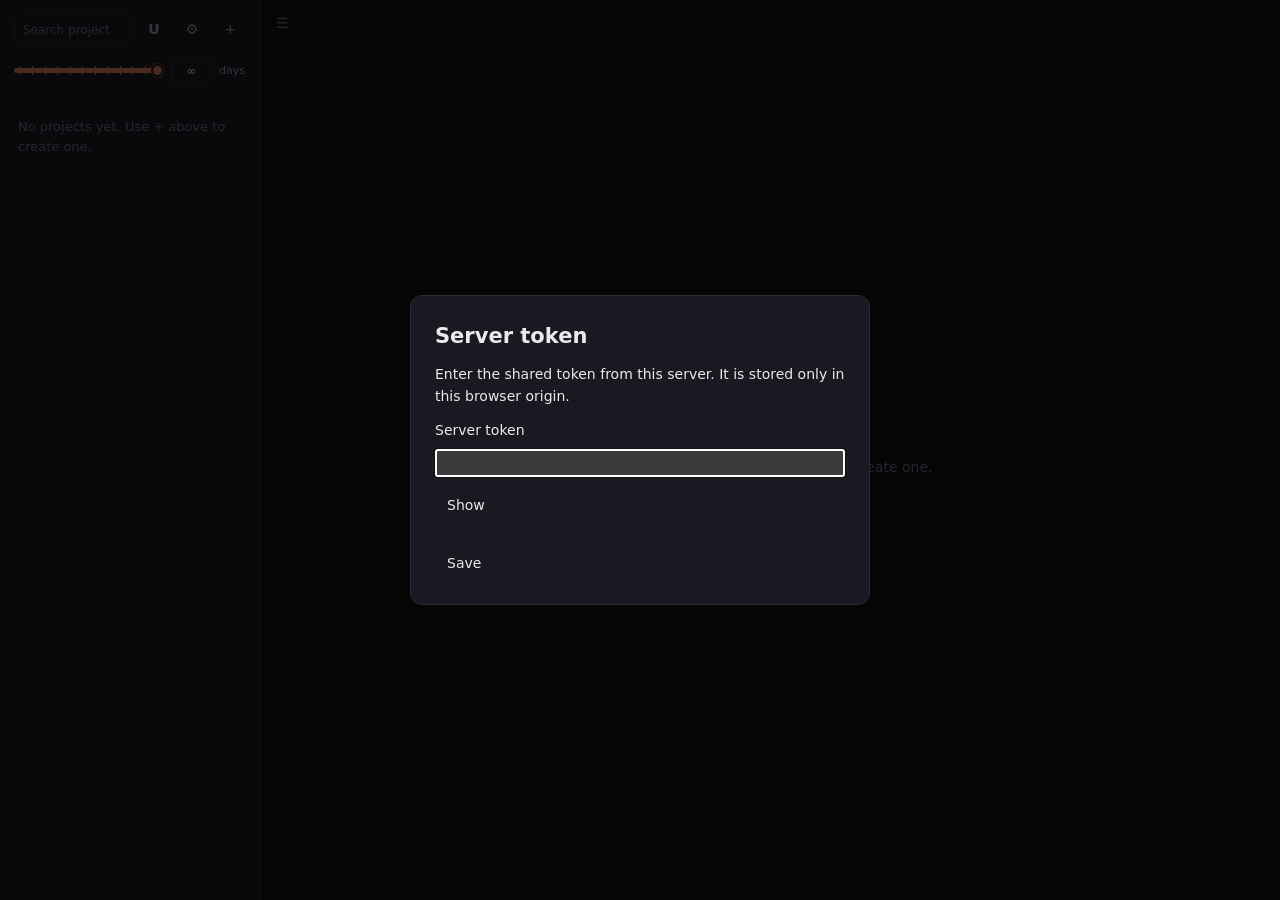
<file: index.html>
<!DOCTYPE html>
<html lang="en">
<head>
  <meta charset="utf-8">
  <meta http-equiv="Content-Security-Policy" content="default-src 'self'; script-src 'self'; connect-src 'self'; img-src 'self' data: blob:; style-src 'self' 'unsafe-inline'; object-src 'none'; base-uri 'none'; form-action 'self'">
  <meta name="viewport" content="width=device-width, initial-scale=1">
  <title>Agent UI</title>
  <link rel="icon" href="data:image/svg+xml,<svg xmlns='http://www.w3.org/2000/svg' viewBox='0 0 32 32'><rect width='32' height='32' rx='7' fill='%23100f12'/><circle cx='16' cy='16' r='7' fill='%23d97757'/></svg>">
  <link rel="stylesheet" href="css/theme.css">
  <link rel="stylesheet" href="css/app.css">
</head>
<body>
  <div id="app">
    <aside id="sidebar">
      <div class="sidebar-head">
        <input type="search" id="sidebar-search" class="sidebar-search" placeholder="Search projects and sessions" aria-label="Search projects and sessions" aria-controls="tree" autocomplete="off">
        <button class="icon-btn usage-btn" id="usage-btn" title="Subscription usage">U</button>
        <button class="icon-btn" id="new-project-btn" title="New project">+</button>
      </div>
      <div class="session-age-control" title="Hide sessions inactive for more than this many days. Session-name search matches remain visible.">
        <div class="session-age-track">
          <input type="range" id="session-age-slider" min="0" max="11" step="1" value="11" aria-label="Inactivity cutoff in days; last tick shows all sessions" aria-controls="tree" aria-describedby="session-age-help">
        </div>
        <input type="text" inputmode="numeric" id="session-age-days" value="∞" aria-label="Exact inactivity cutoff in days; infinity shows all sessions" aria-controls="tree" aria-describedby="session-age-help">
        <span class="session-age-unit">days</span>
        <span id="session-age-help" class="visually-hidden">Hide sessions inactive for more than the selected number of days. Slider presets are 1–7, 14, 30, 60, 90 days and infinity (all sessions). Enter any positive whole day count for an exact cutoff. Custom values position the slider at the next preset up without changing the cutoff. Tapping or dragging the slider replaces the exact value with its preset. Session-name search matches remain visible.</span>
      </div>
      <nav id="tree"></nav>
      <div
        class="sidebar-resizer"
        id="sidebar-resizer"
        role="separator"
        aria-label="Resize sidebar"
        aria-orientation="vertical"
        tabindex="0"
        title="Drag to resize the sidebar; double-click to reset"
      ></div>
    </aside>

    <main id="main">
      <button class="sidebar-toggle" id="sidebar-toggle" title="Toggle sidebar">&#9776;</button>
      <div id="panes">
        <div class="empty-state" id="empty-state">
          <div class="big">No session selected</div>
          <div>Pick a session from the sidebar, or create one.</div>
        </div>
      </div>
    </main>
  </div>

  <div id="toasts"></div>

  <script type="module" src="js/app.js"></script>
</body>
</html>
</file>
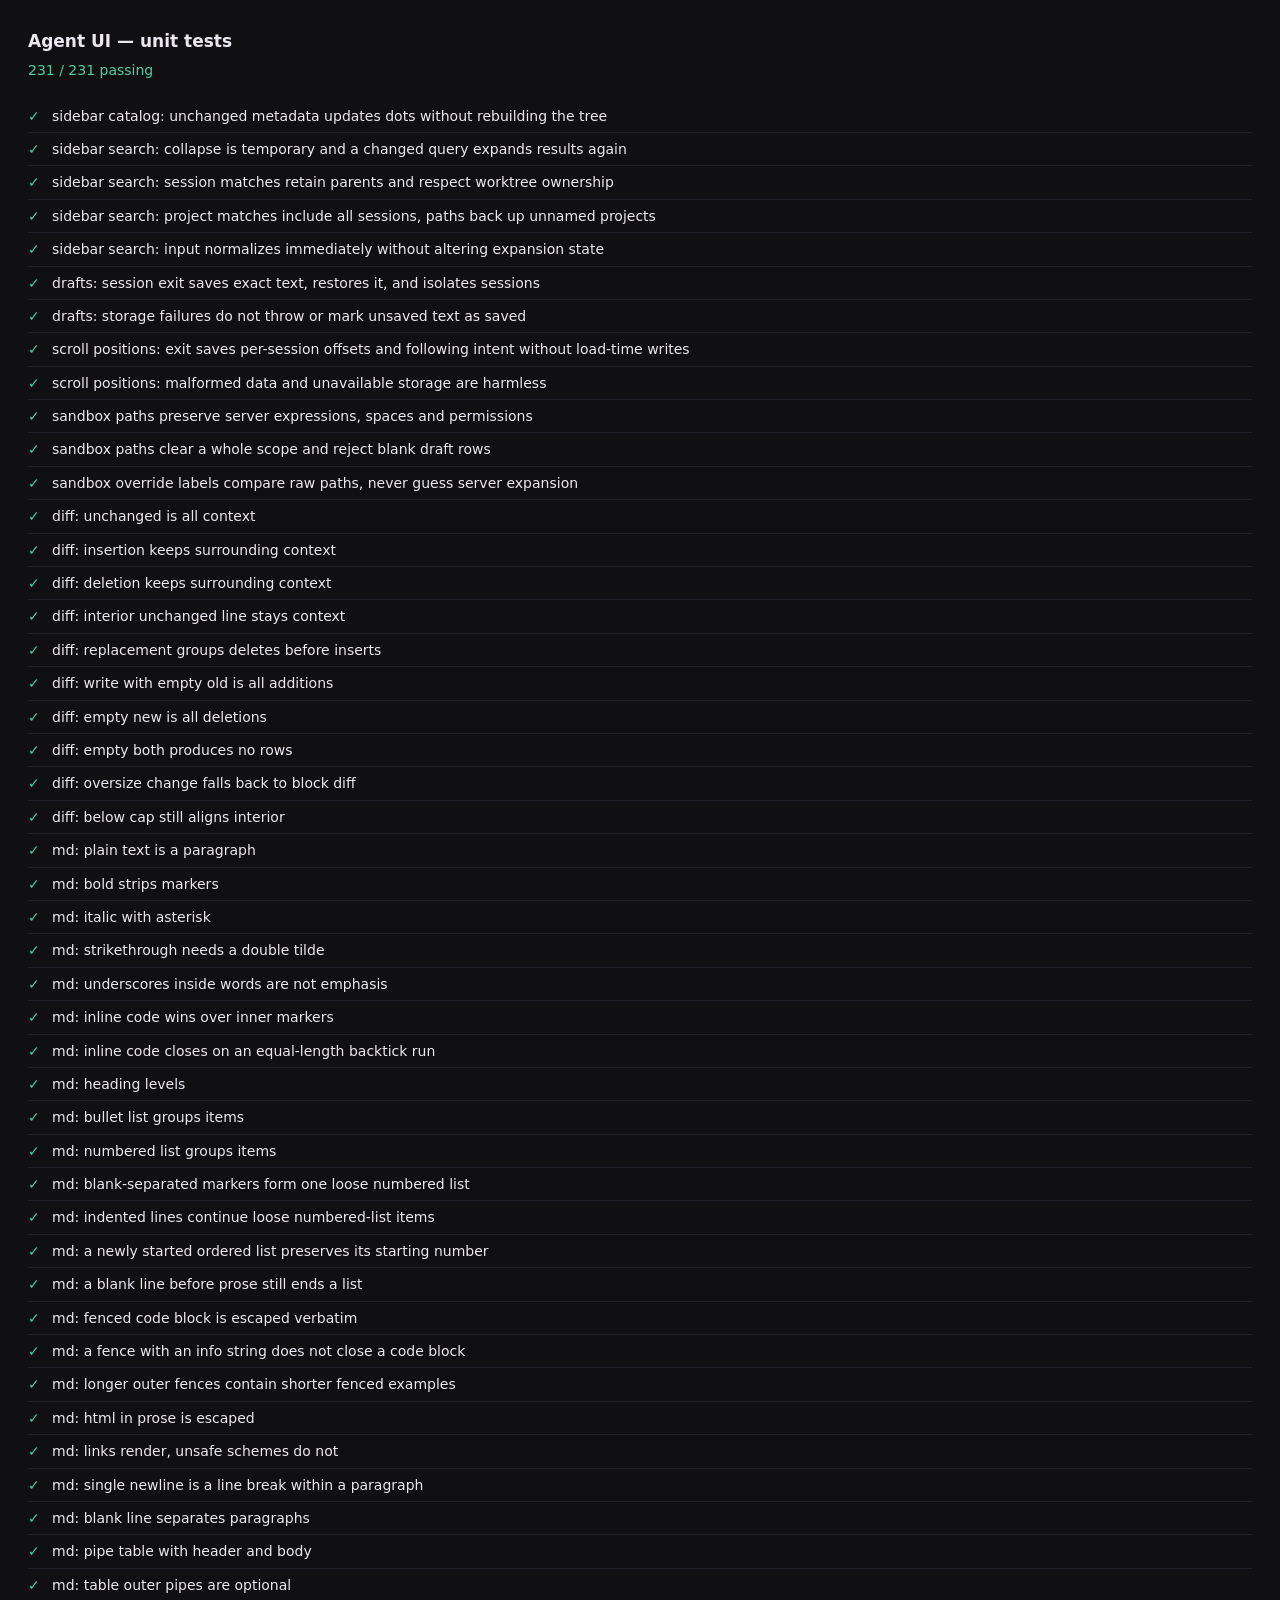
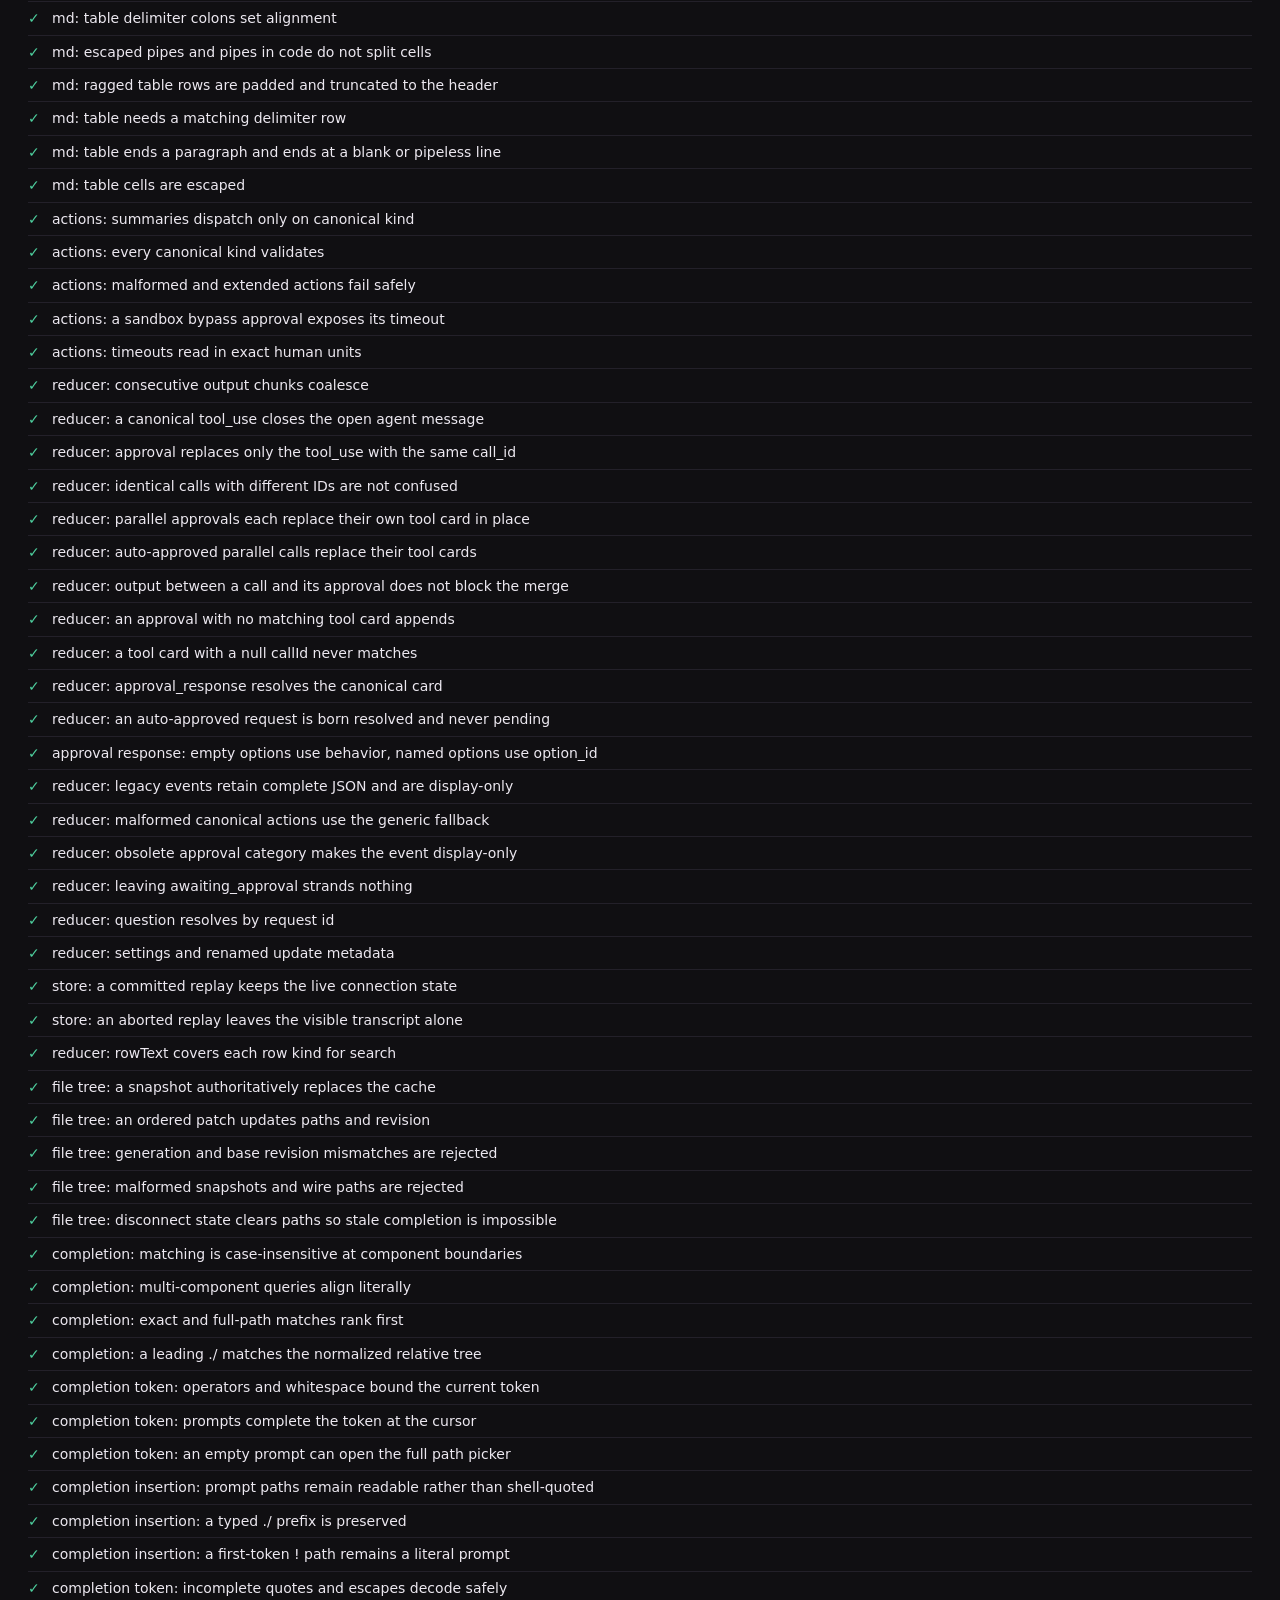
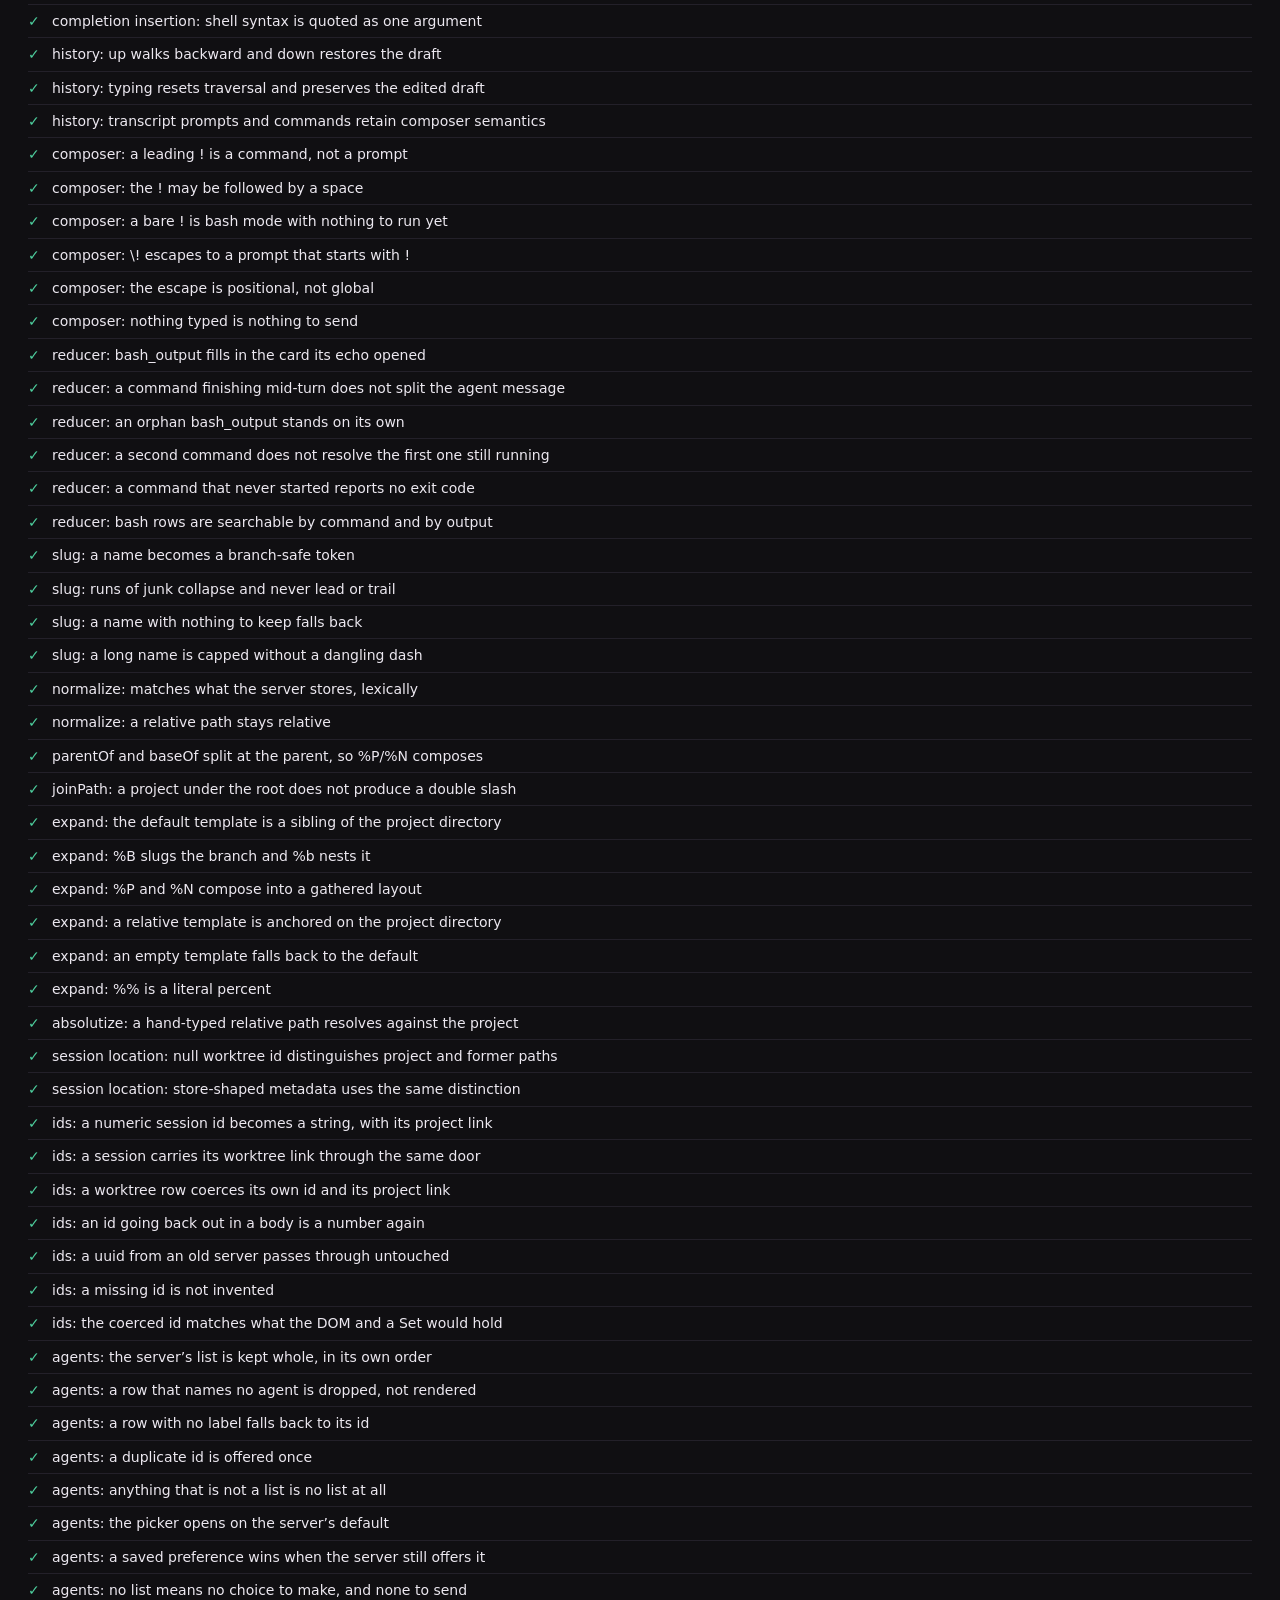
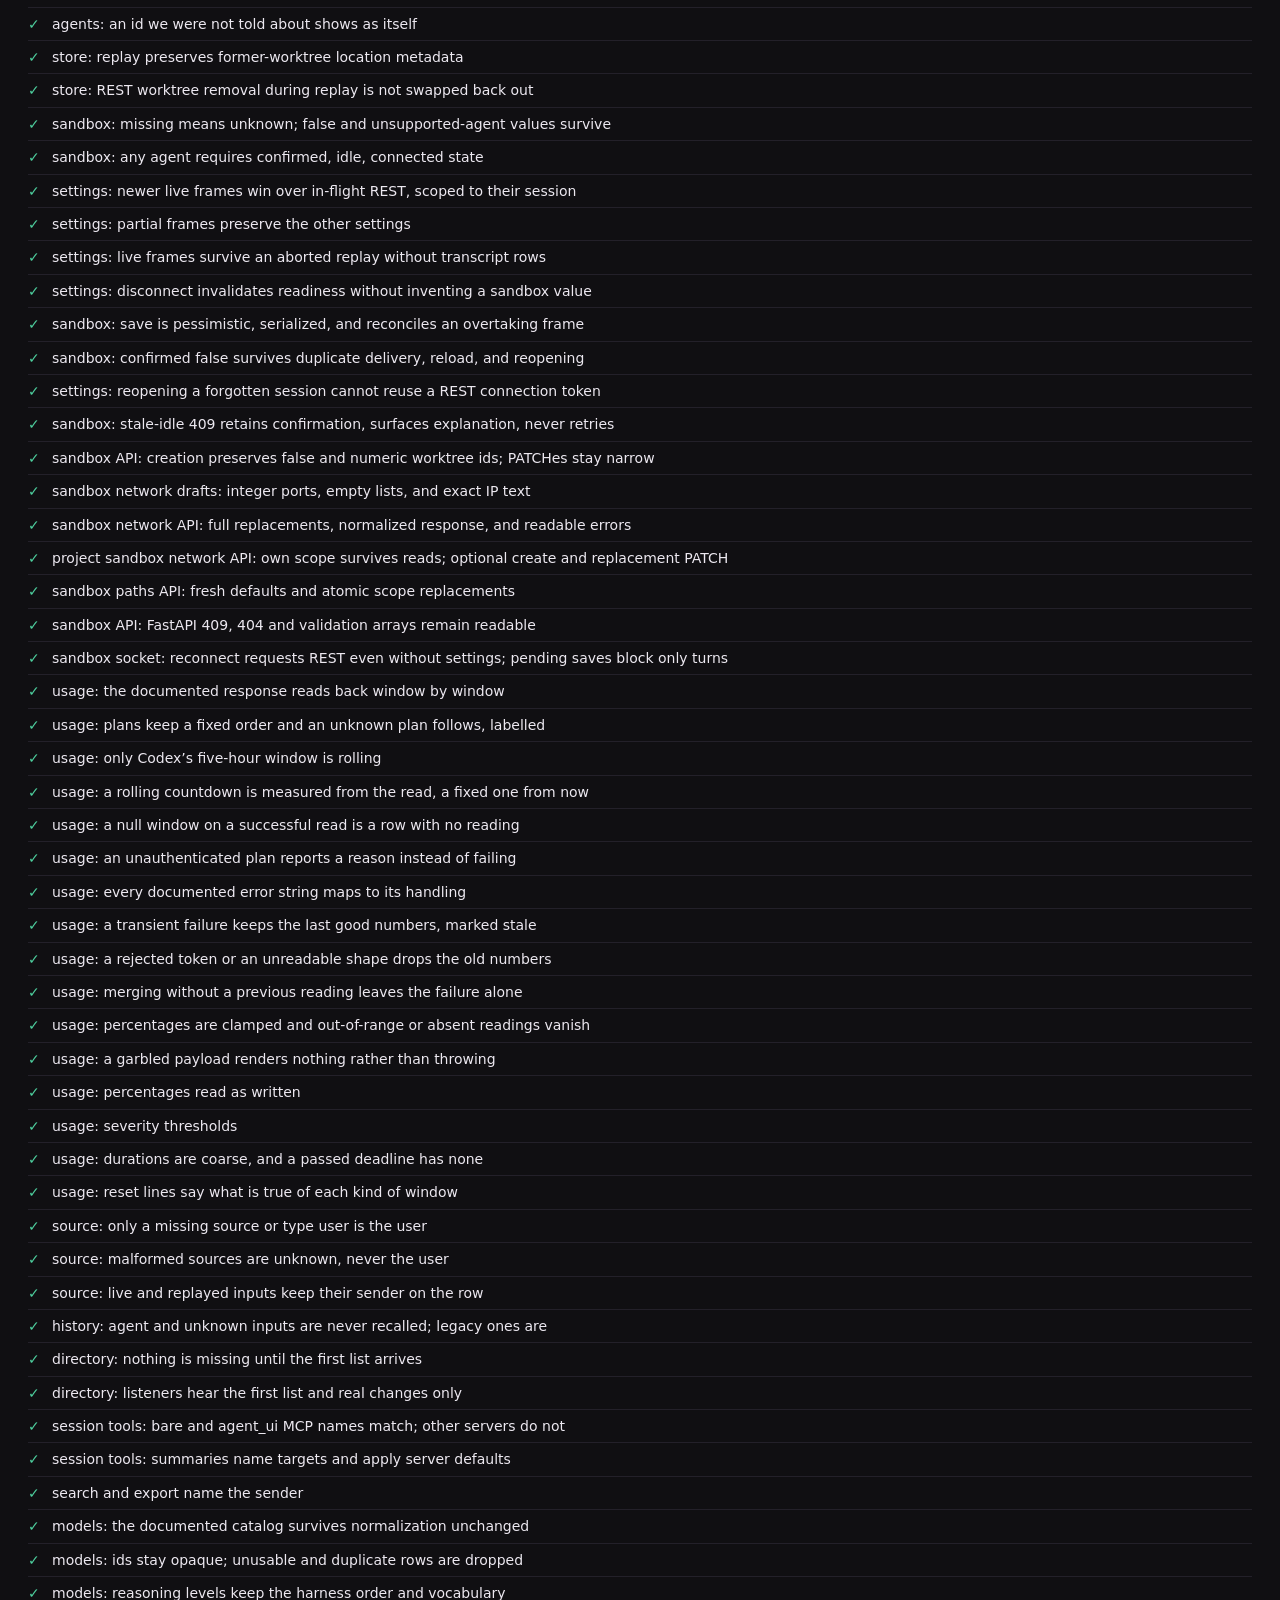
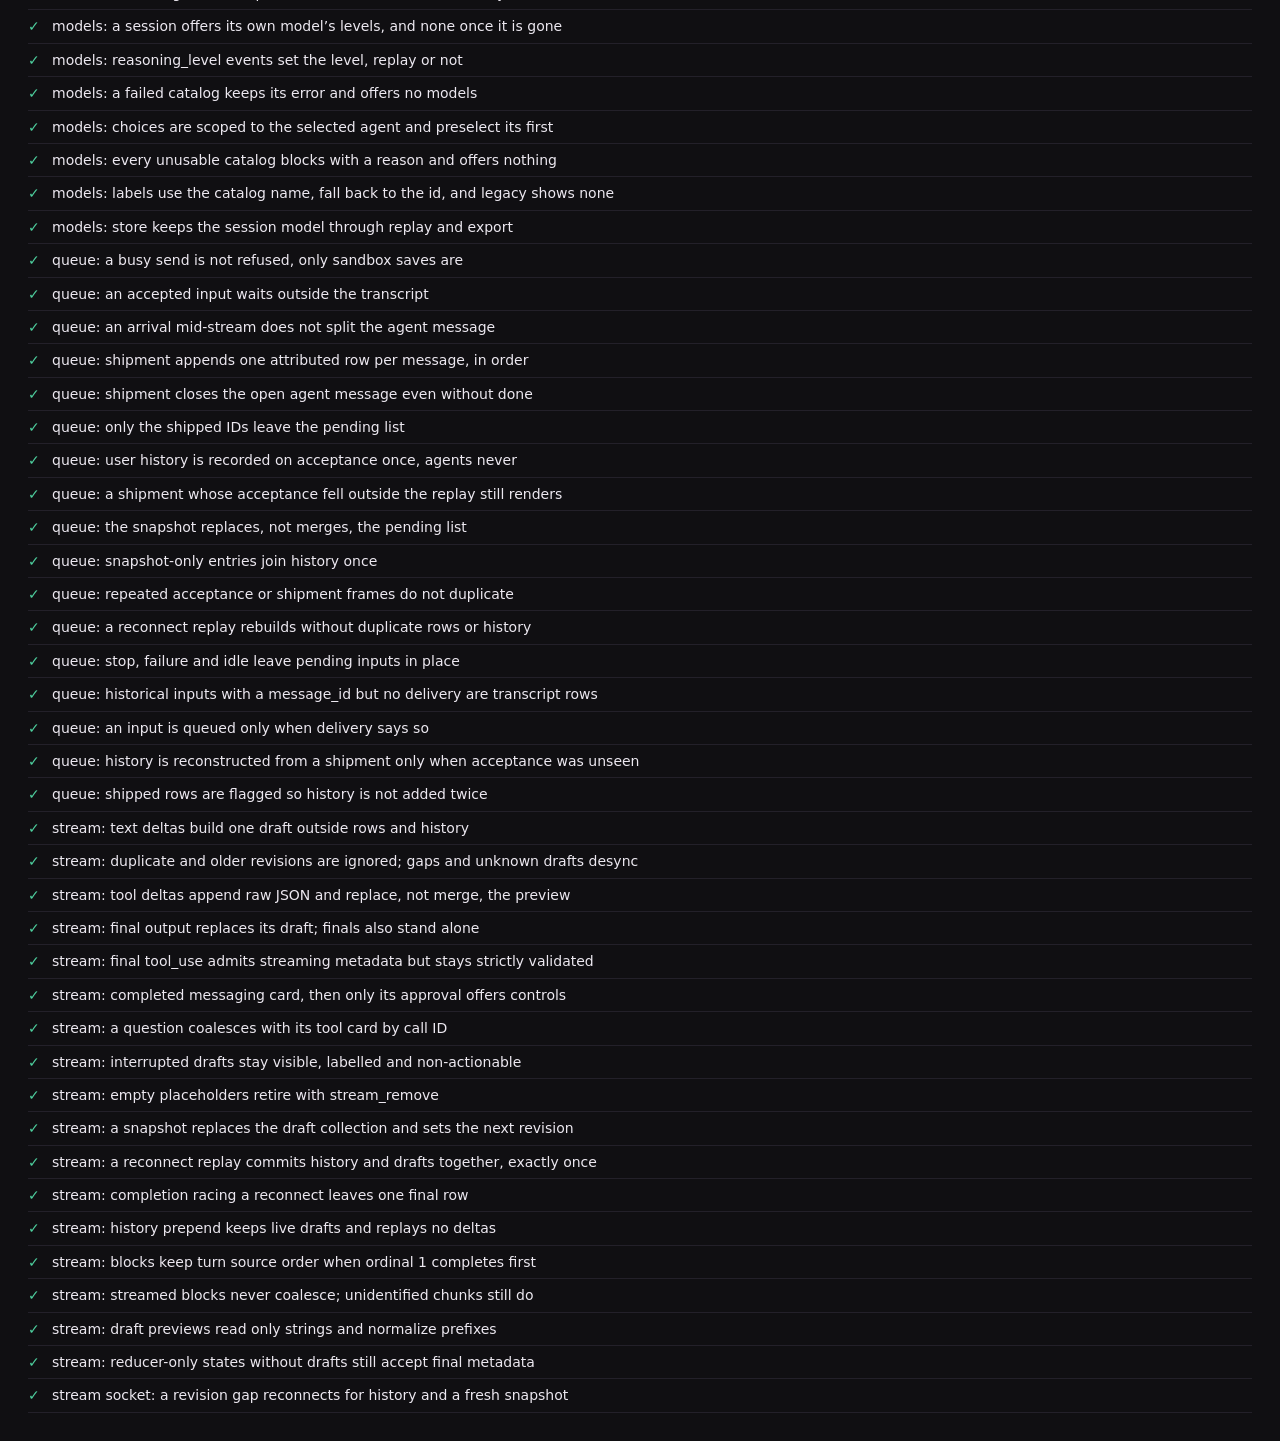
<file: test/index.html>
<!DOCTYPE html>
<html lang="en">
<head>
  <meta charset="utf-8">
  <title>Agent UI — tests</title>
  <link rel="stylesheet" href="../css/theme.css">
  <style>
    body { background: var(--bg); color: var(--ink); font: 14px/1.6 var(--font); margin: 0; padding: 28px; }
    h1 { font-size: 17px; margin: 0 0 4px; }
    #summary { margin: 0 0 18px; color: var(--muted); font-variant-numeric: tabular-nums; }
    #summary.pass { color: var(--running); }
    #summary.fail { color: var(--danger); }
    ol { list-style: none; margin: 0; padding: 0; }
    li { padding: 5px 0; border-bottom: 1px solid var(--line-soft); display: flex; gap: 10px; }
    .mark { width: 14px; }
    .ok .mark { color: var(--running); }
    .bad .mark { color: var(--danger); }
    .bad .name { color: var(--danger); }
    .msg { display: block; color: var(--muted); font-family: var(--mono); font-size: 12px; margin-top: 3px; }
  </style>
</head>
<body>
  <h1>Agent UI — unit tests</h1>
  <p id="summary">running…</p>
  <ol id="list"></ol>

  <script type="module">
    import { results } from './tests.js';

    const list = document.getElementById('list');
    const summary = document.getElementById('summary');
    const failed = results.filter((r) => !r.ok);

    for (const result of results) {
      const li = document.createElement('li');
      li.className = result.ok ? 'ok' : 'bad';
      li.innerHTML = `<span class="mark">${result.ok ? '✓' : '✕'}</span>`
        + `<span class="name">${result.name}</span>`;
      if (!result.ok) {
        const msg = document.createElement('span');
        msg.className = 'msg';
        msg.textContent = result.message;
        li.querySelector('.name').appendChild(msg);
      }
      list.appendChild(li);
    }

    summary.textContent = `${results.length - failed.length} / ${results.length} passing`;
    summary.className = failed.length ? 'fail' : 'pass';
  </script>
</body>
</html>
</file>
<file: css/theme.css>
/*
 * Palette, ported from the Android client's Theme.java so the two front ends
 * look like the same product. Kept separate from app.css: this file is the
 * colour vocabulary, app.css is the layout that spends it.
 */

:root {
  /* surfaces */
  --bg: #100f12;
  --panel: #1a1820;
  --panel-2: #221f2a;
  --panel-hover: #262230;
  --line: #2c2935;
  --line-soft: #232029;

  /* text */
  --ink: #ece8f0;
  --muted: #9893a6;
  --faint: #6f6a7d;

  /* accent */
  --accent: #d97757;
  --accent-strong: #e0875f;
  --accent-press: #c25f3f;
  --accent-soft: rgba(217, 119, 87, 0.14);
  --accent-line: rgba(217, 119, 87, 0.4);

  /* status */
  --idle: #8b8696;
  --running: #4ecf9e;
  --awaiting: #e8b14c;
  --danger: #ef6f63;
  --info: #7ea7e0;

  --awaiting-soft: rgba(232, 177, 76, 0.13);
  --danger-soft: rgba(239, 111, 99, 0.13);
  --danger-line: rgba(239, 111, 99, 0.4);
  --info-soft: rgba(126, 167, 224, 0.13);
  --info-line: rgba(126, 167, 224, 0.4);

  /* bash mode — `!` commands and their output. Its own set of names even though
     they currently spend the danger red, so restyling the feature is one edit
     here rather than a hunt through app.css. */
  --bash: #ef8f81;
  --bash-line: rgba(239, 111, 99, 0.45);
  --bash-soft: rgba(239, 111, 99, 0.07);

  /* diff gutter colours, from ToolFormat.java */
  --diff-add: #6fd39b;
  --diff-del: var(--danger);
  --diff-ctx: var(--faint);

  /* metrics */
  --radius: 10px;
  --radius-lg: 14px;

  /* Browser zoom shrinks the viewport measured in CSS pixels — 140% zoom on a
     1366px screen leaves 976px to lay out in — so the sidebar is a share of the
     window rather than a constant. The floor keeps project names readable; the
     ceiling is the width it has always had on a roomy screen. */
  --sidebar-w: clamp(180px, 26vw, 260px);

  --font: system-ui, -apple-system, "Segoe UI", Roboto, sans-serif;
  --mono: ui-monospace, "JetBrains Mono", "DejaVu Sans Mono", Menlo, monospace;

  color-scheme: dark;
}
</file>
<file: css/app.css>
/*
 * Layout: a two-pane shell — sidebar tree on the left, selected session on the
 * right — plus the transcript card styles.
 *
 * Everything here is plain CSS with no build step. Class names are flat and
 * descriptive rather than nested, so a selector can be found by grepping for
 * the string that appears in the JS that creates it.
 */

* { box-sizing: border-box; }

html, body {
  height: 100%;
  margin: 0;
}

body {
  background: var(--bg);
  color: var(--ink);
  font: 14px/1.55 var(--font);
  overflow: hidden;
}

button {
  font: inherit;
  color: inherit;
  background: none;
  border: none;
  cursor: pointer;
}

input, textarea {
  font: inherit;
  color: inherit;
}

/* ------------------------------------------------------------------ */
/* shell                                                              */
/* ------------------------------------------------------------------ */

/* The window is the layout's only fixed dimension: everything below sizes
 * against it, and only the transcript and the sidebar tree scroll. `dvh` over a
 * percentage chain because an installed PWA's window and a tab with a retracting
 * URL bar disagree about what `height: 100%` means; the `100%` above it is the
 * fallback for browsers without `dvh`.
 *
 * `minmax(0, 1fr)` rather than `1fr`: an `fr` track is floored at its content's
 * min-content width, so without it a pane header that cannot fit would widen the
 * grid past the window instead of being made to shrink. */
#app {
  display: grid;
  grid-template-columns: var(--sidebar-w) minmax(0, 1fr);
  height: 100%;
  height: 100dvh;
  overflow: hidden;
}

/* Drop to a single column rather than zeroing the first one. `display: none`
 * takes the sidebar out of the grid flow, so #main would become the first item
 * and inherit whatever the first column is sized at — zero. */
#app.sidebar-collapsed { grid-template-columns: 1fr; }
#app.sidebar-collapsed #sidebar { display: none; }

/* ------------------------------------------------------------------ */
/* sidebar                                                            */
/* ------------------------------------------------------------------ */

#sidebar {
  position: relative;
  display: flex;
  flex-direction: column;
  min-width: 0;
  min-height: 0;
  background: var(--panel);
  border-right: 1px solid var(--line);
}

/* A wide hit target straddles the visible one-pixel edge without taking room
 * from either pane. Pointer events let the same drag work with mouse, pen, and
 * touch; the focused state makes the keyboard alternative discoverable. */
.sidebar-resizer {
  position: absolute;
  top: 0;
  right: -4px;
  bottom: 0;
  z-index: 3;
  width: 8px;
  cursor: col-resize;
  touch-action: none;
  outline: none;
}

.sidebar-resizer::after {
  content: "";
  position: absolute;
  top: 0;
  right: 3px;
  bottom: 0;
  width: 2px;
  background: transparent;
  transition: background 0.12s ease;
}

.sidebar-resizer:hover::after,
.sidebar-resizer:focus-visible::after,
body.sidebar-resizing .sidebar-resizer::after { background: var(--accent); }
body.sidebar-resizing,
body.sidebar-resizing * { cursor: col-resize !important; user-select: none !important; }

.sidebar-head {
  display: flex;
  align-items: center;
  flex: none;
  gap: 8px;
  padding: 14px 14px 10px;
}

/* Search yields space to the fixed-width toolbar buttons without wrapping. */
.sidebar-search {
  flex: 1 1 0;
  width: 0;
  min-width: 0;
  padding: 6px 8px;
  border: 1px solid var(--line);
  border-radius: var(--radius);
  background: var(--panel);
  font-size: 12px;
}
.sidebar-search::placeholder { color: var(--faint); }
.sidebar-search:focus { outline: 2px solid var(--accent); outline-offset: 1px; }

.visually-hidden {
  position: absolute;
  width: 1px;
  height: 1px;
  padding: 0;
  overflow: hidden;
  clip-path: inset(50%);
  white-space: nowrap;
}
.session-age-control {
  display: flex;
  flex: none;
  align-items: center;
  gap: 8px;
  padding: 0 14px 10px;
  color: var(--muted);
}
.session-age-control input:focus-visible {
  outline: 2px solid var(--accent);
  outline-offset: 3px;
}
.session-age-track {
  position: relative;
  flex: 1 1 0;
  min-width: 0;
  display: flex;
  align-items: center;
  height: 24px;
}
.session-age-track::before {
  content: '';
  position: absolute;
  left: 6px;
  right: 6px;
  height: 9px;
  pointer-events: none;
  background: repeating-linear-gradient(to right, var(--muted) 0 1px, transparent 1px calc(100% / 11));
  border-right: 1px solid var(--muted);
}
#session-age-slider {
  position: relative;
  appearance: none;
  flex: 1 1 0;
  min-width: 0;
  height: 5px;
  margin: 0;
  border-radius: 999px;
  background: linear-gradient(to right, var(--accent) 0 var(--age-progress, 0%), var(--line) var(--age-progress, 0%) 100%);
  cursor: pointer;
}
#session-age-slider::-webkit-slider-thumb {
  appearance: none;
  width: 13px;
  height: 13px;
  border: 2px solid var(--panel);
  border-radius: 50%;
  background: var(--accent);
  box-shadow: 0 0 0 1px var(--accent-line);
}
#session-age-slider::-moz-range-thumb {
  width: 9px;
  height: 9px;
  border: 2px solid var(--panel);
  border-radius: 50%;
  background: var(--accent);
  box-shadow: 0 0 0 1px var(--accent-line);
}
#session-age-days {
  width: calc(3ch + 16px);
  min-width: 0;
  padding: 4px 7px;
  text-align: center;
  border: 1px solid var(--line);
  border-radius: 6px;
  background: var(--panel);
  color: var(--ink);
  font-size: 12px;
  font-variant-numeric: tabular-nums;
}
.session-age-unit { font-size: 11px; }
.session-age-control input:disabled { opacity: .45; cursor: default; }

#tree {
  flex: 1;
  overflow-y: auto;
  padding: 4px 8px 12px;
}

.tree-empty {
  padding: 18px 10px;
  color: var(--faint);
  font-size: 13px;
}

/* project row */
.project {
  display: flex;
  align-items: center;
  gap: 6px;
  width: 100%;
  padding: 7px 8px;
  border-radius: var(--radius);
  text-align: left;
  color: var(--ink);
}

.project:hover { background: var(--panel-hover); }

.project .twisty {
  width: 12px;
  color: var(--faint);
  font-size: 10px;
  transition: transform 0.12s ease;
}

.project.open .twisty { transform: rotate(90deg); }

.project .pname {
  flex: 1;
  min-width: 0;
  overflow: hidden;
  text-overflow: ellipsis;
  white-space: nowrap;
}

.project .count {
  font-size: 11px;
  color: var(--faint);
  font-variant-numeric: tabular-nums;
}

/* Opens the project settings dialog. Always drawn, only dimmed — a settings
 * menu nobody can find is the problem this is fixing, and hover is not a
 * gesture a touchscreen has. It brightens with the row rather than announcing
 * itself over the project name. */
.project .gear,
.session .gear {
  flex: none;
  padding: 0 3px;
  border-radius: var(--radius);
  color: var(--faint);
  font-size: 12px;
  opacity: 0.55;
}

.project:hover .gear,
.session:hover .gear { opacity: 1; }
.gear:hover { color: var(--ink); background: var(--panel-hover); }

/* The effective directory is missing, independently of worktree association. */
.project .missing,
.wt-path .missing,
.session .missing,
.pane-dir .missing {
  flex: none;
  font-family: var(--font);
  font-size: 10px;
  font-weight: 600;
  letter-spacing: 0.06em;
  color: var(--danger);
  border: 1px solid var(--danger-line);
  background: var(--danger-soft);
  border-radius: 999px;
  padding: 1px 6px;
}

/* "this session runs in a worktree, not in the project directory" — the same
 * pill as MISSING in a colour that reads as information rather than a problem.
 * Abbreviated in the tree, where a session row has no width to spare; the pane
 * header has room to spell it out. */
.wt {
  flex: none;
  font-family: var(--font);
  font-size: 10px;
  font-weight: 600;
  letter-spacing: 0.06em;
  color: var(--info);
  border: 1px solid var(--info-line);
  background: var(--info-soft);
  border-radius: 999px;
  padding: 1px 6px;
}

/* A detached session still runs at its old worktree path, but is no longer
 * attached to the managed worktree row. Keep that distinction visible rather
 * than letting a null worktree id imply the project directory. */
.wt.former {
  color: var(--muted);
  border-color: var(--line);
  background: var(--panel-hover);
}

/* session rows nested under a project */
.sessions {
  margin: 0 0 4px 12px;
  padding-left: 10px;
  border-left: 1px solid var(--line-soft);
}

.session {
  display: flex;
  align-items: center;
  gap: 8px;
  width: 100%;
  padding: 6px 8px;
  border-radius: var(--radius);
  text-align: left;
  color: var(--muted);
}

.session:hover { background: var(--panel-hover); color: var(--ink); }
/* Orange always identifies the session open in the workspace. A context click
 * may select another row for an action, but must not visually transfer active
 * status away from the pane the user is still looking at. */
.session.active { background: var(--accent-soft); color: var(--ink); }
.session.selected:not(.active) {
  background: var(--panel-hover);
  color: var(--ink);
  box-shadow: inset 0 0 0 1px var(--line);
}

/* Preserve the grey context target after the pointer moves into its menu.
 * Active sessions remain orange, since active status takes precedence. */
.session.context-target:not(.active) {
  background: var(--panel-hover);
  color: var(--ink);
  box-shadow: inset 0 0 0 1px var(--line);
}

/* Right-click actions are portalled to <body> so the sidebar's scroll viewport
 * cannot clip them. The fixed positioning is filled in by Sidebar after the
 * menu has been measured and keeps it inside the window at either edge. */
.session-menu {
  position: fixed;
  z-index: 60;
  width: max-content;
  min-width: 210px;
  padding: 6px;
  border: 1px solid var(--line);
  border-radius: var(--radius);
  background: var(--panel-2);
  box-shadow: 0 8px 24px rgba(0, 0, 0, 0.48);
}

.session-menu-label {
  padding: 3px 10px 5px 30px;
  color: var(--faint);
  font-size: 11px;
  font-weight: 600;
  letter-spacing: 0.06em;
  text-transform: uppercase;
}

.session-menu-item {
  display: flex;
  align-items: center;
  width: 100%;
  padding: 6px 10px 6px 4px;
  border-radius: 7px;
  text-align: left;
  white-space: nowrap;
}

.session-menu-item:hover,
.session-menu-item:focus-visible {
  outline: none;
  background: var(--panel-hover);
}

.session-menu-item.danger { color: var(--danger); }
.session-menu-item.danger:hover,
.session-menu-item.danger:focus-visible { background: var(--danger-soft); }

.session-menu-mark {
  width: 26px;
  flex: none;
  color: var(--accent-strong);
  text-align: center;
}

/* Keep the unchecked state visible instead of leaving an ambiguous blank at
 * the start of a permission row. */
.session-menu-check {
  display: grid;
  place-items: center;
  width: 15px;
  height: 15px;
  margin: 0 6px;
  border: 1px solid var(--faint);
  border-radius: 4px;
  font-size: 11px;
  line-height: 1;
}

.session-menu-item[aria-checked="true"] .session-menu-check {
  border-color: var(--accent);
  background: var(--accent-soft);
}

.session-menu-separator {
  height: 1px;
  margin: 5px 4px;
  background: var(--line);
}

.session .sname {
  flex: 1;
  min-width: 0;
  overflow: hidden;
  text-overflow: ellipsis;
  white-space: nowrap;
}

.dot {
  width: 7px;
  height: 7px;
  border-radius: 50%;
  background: var(--idle);
  flex: none;
}

.dot.running { background: var(--running); }
.dot.awaiting_approval { background: var(--awaiting); }

.add-row {
  display: block;
  width: 100%;
  padding: 6px 8px;
  border-radius: var(--radius);
  text-align: left;
  color: var(--faint);
  font-size: 13px;
}

.add-row:hover { background: var(--panel-hover); color: var(--accent-strong); }

/* ------------------------------------------------------------------ */
/* main                                                               */
/* ------------------------------------------------------------------ */

#main {
  position: relative;
  display: flex;
  flex-direction: column;
  min-width: 0;
  min-height: 0;
}

/* Floats over the pane header so removing tabs also removes their otherwise
 * empty strip. It remains reachable when the sidebar itself is hidden. */
.sidebar-toggle {
  position: absolute;
  top: 9px;
  left: 8px;
  z-index: 2;
  padding: 4px 8px;
  color: var(--faint);
  background: var(--bg);
  border-radius: var(--radius);
}

.sidebar-toggle:hover { color: var(--ink); background: var(--panel-hover); }

/* ------------------------------------------------------------------ */
/* session pane                                                       */
/* ------------------------------------------------------------------ */

/* A query container, so the pane's own rules key off how much room the pane
 * actually got rather than off the window. The two differ by whether the sidebar
 * is showing, and a header that reflows the moment the sidebar comes back is the
 * bug the window-width version of this would have. */
#panes {
  flex: 1;
  min-height: 0;
  position: relative;
  container: pane / inline-size;
}

/* Pinned to #panes rather than sized at `height: 100%`. A percentage height only
 * resolves against an ancestor that has a definite one, and #panes gets its
 * height from a flex line — so anything that made that indefinite let the pane
 * grow to fit its transcript instead, pushing the composer off the bottom of the
 * window where `overflow: hidden` on the body clipped it. Absolute positioning
 * takes the question away: the pane is exactly the box it sits in, at any zoom. */
.pane {
  position: absolute;
  inset: 0;
  display: none;
  flex-direction: column;
  min-height: 0;
}

.pane.active { display: flex; }

/* Wraps rather than overflowing: on a narrow or heavily zoomed window the search
 * box drops to a second line, which keeps the stop/export/settings buttons on
 * screen instead of pushing them past the right edge. */
.pane-head {
  display: flex;
  align-items: center;
  flex: none;
  flex-wrap: wrap;
  gap: 6px 10px;
  padding: 10px 16px 10px 52px;
  border-bottom: 1px solid var(--line-soft);
}

.pane-head .titles { flex: 1 1 160px; min-width: 0; }

.pane-head .pane-name {
  display: flex;
  align-items: baseline;
  gap: 8px;
  min-width: 0;
  font-size: 15px;
  font-weight: 600;
}

.pane-head .pane-name .name {
  overflow: hidden;
  text-overflow: ellipsis;
  white-space: nowrap;
}

/* `#42`: an id to hand to an agent. Quiet until pointed at, and a click
 * copies the number. */
.id-chip {
  flex: none;
  padding: 0;
  font-family: var(--mono);
  font-size: 11.5px;
  font-weight: 400;
  color: var(--faint);
}

.id-chip:hover,
.id-chip:focus-visible {
  text-decoration: underline;
  color: var(--muted);
}

/* A row rather than a line of text: the worktree pill sits in front of the
 * path, and the path — not the pill — is what gets ellipsised when the pane is
 * narrow. */
.pane-head .pane-dir {
  display: flex;
  align-items: center;
  gap: 6px;
  font-family: var(--mono);
  font-size: 11.5px;
  color: var(--faint);
  min-width: 0;
}

.pane-head .pane-dir .path {
  overflow: hidden;
  text-overflow: ellipsis;
  white-space: nowrap;
}

.pill {
  display: inline-flex;
  align-items: center;
  flex: none;
  gap: 6px;
  padding: 3px 10px;
  border-radius: 999px;
  font-size: 11.5px;
  font-weight: 600;
  letter-spacing: 0.03em;
  color: var(--idle);
  border: 1px solid var(--line);
  background: var(--panel-2);
}

.pill.running { color: var(--running); border-color: rgba(78, 207, 158, 0.4); }
.pill.awaiting_approval { color: var(--awaiting); border-color: rgba(232, 177, 76, 0.4); }
.pill.offline { color: var(--danger); border-color: var(--danger-line); }
/* Filed away, which is a state of the session rather than a problem with it —
 * so the informational blue the worktree badge uses, not the danger red. */

.icon-btn {
  flex: none;
  padding: 5px 9px;
  border-radius: var(--radius);
  color: var(--muted);
}

/* A letter among glyphs, so it needs the weight to carry the same visual size. */
.icon-btn.usage-btn { font-weight: 700; }

.notification-toggle { display: inline-flex; align-items: center; gap: 8px; }
.notification-toggle svg { flex: none; }
.notification-toggle[aria-pressed="true"] { color: var(--accent); }

.icon-btn:hover { background: var(--panel-hover); color: var(--ink); }
.icon-btn.danger:hover { background: var(--danger-soft); color: var(--danger); }

/* `min-width: 0` is load-bearing: a form control's automatic minimum size comes
 * from its intrinsic width, so without it the box refuses to shrink and shoves
 * the header's buttons off the edge instead. */
.search-box {
  flex: 1 1 130px;
  min-width: 0;
  max-width: 190px;
  padding: 5px 10px;
  border-radius: 999px;
  background: var(--panel-2);
  border: 1px solid var(--line);
  outline: none;
}

.search-box:focus { border-color: var(--accent-line); }

.search-count {
  flex: none;
  font-size: 11.5px;
  color: var(--faint);
  font-variant-numeric: tabular-nums;
  min-width: 42px;
}

/* ------------------------------------------------------------------ */
/* transcript                                                         */
/* ------------------------------------------------------------------ */

.transcript-wrap {
  flex: 1;
  min-height: 0;
  position: relative;
}

.transcript {
  height: 100%;
  overflow-y: auto;
  padding: 18px 20px 24px;
  display: flex;
  flex-direction: column;
  align-items: center; /* keep the column centred when the pane is wide */
  gap: 12px;
  scroll-behavior: auto;
}

/* flex: none is load-bearing. The transcript is a column flex container, so
 * without it every row inherits flex-shrink: 1 and tall cards — diffs, JSON
 * bodies, question option lists — get silently squeezed and clipped. */
.row {
  max-width: 900px;
  width: 100%;
  flex: none;
}

.row.hidden-by-search { display: none; }

.row mark {
  background: var(--accent-soft);
  color: var(--accent-strong);
  border-radius: 3px;
  padding: 0 1px;
}

/* user prompt — the row spans the column so the bubble can sit at its right
 * edge rather than the pane's, which would strand it far away when the sidebar
 * is collapsed */
.row-user {
  display: flex;
  justify-content: flex-end;
}

.msg-user {
  max-width: 640px;
  background: var(--accent-soft);
  border: 1px solid var(--accent-line);
  border-radius: var(--radius-lg);
  padding: 9px 13px;
  white-space: pre-wrap;
  overflow-wrap: anywhere;
}

/* A flow-layout footer keeps IDs clear of text, images and card controls,
 * including collapsed tools. Never hide it behind hover-only copy buttons. */
.event-id-footer {
  display: flex;
  justify-content: flex-end;
  padding-top: 4px;
  white-space: normal;
  line-height: 1.4;
}

.card > .event-id-footer,
.bash-card > .event-id-footer { padding: 4px 12px 6px; }

.event-id-footer .id-chip { font-size: 11px; }

/* agent output */
.msg-agent { position: relative; }

.msg-agent .md { overflow-wrap: anywhere; }

.msg-agent .copy {
  position: absolute;
  top: -2px;
  right: 0;
  opacity: 0;
  font-size: 11px;
  color: var(--faint);
  padding: 2px 7px;
  border-radius: 6px;
  background: var(--panel-2);
  border: 1px solid var(--line);
  transition: opacity 0.12s ease;
}

.msg-agent:hover .copy { opacity: 1; }
.msg-agent .copy:hover { color: var(--accent-strong); }

/* An input another agent sent. Orange is the user and blue another agent,
 * everywhere; see docs/inter-agent-ui.md. */
.msg-peer {
  position: relative;
  background: var(--info-soft);
  border: 1px solid var(--info-line);
  border-left: 3px solid var(--info);
  border-radius: var(--radius-lg);
  padding: 8px 13px 9px;
}

.peer-head {
  display: flex;
  flex-wrap: wrap;
  align-items: baseline;
  gap: 8px;
  margin-bottom: 4px;
  padding-right: 48px;
  font-size: 12.5px;
}

.peer-from {
  font-size: 10.5px;
  font-weight: 600;
  letter-spacing: 0.06em;
  color: var(--faint);
}

.peer-text {
  white-space: pre-wrap;
  overflow-wrap: anywhere;
}

.msg-peer .copy {
  position: absolute;
  top: 6px;
  right: 8px;
  opacity: 0;
  font-size: 11px;
  color: var(--faint);
  padding: 2px 7px;
  border-radius: 6px;
}

.msg-peer:hover .copy { opacity: 1; }
.msg-peer .copy:hover { color: var(--info); }

/* A session named by id: a sender, or an inter-session tool's target. */
.session-ref { display: inline-flex; align-items: baseline; gap: 6px; }
.session-ref .ref-link { padding: 0; font-weight: 600; color: var(--info); }
.session-ref .ref-link:hover,
.session-ref .ref-link:focus-visible { text-decoration: underline; }
.session-ref .ref-name { color: var(--ink); }
.session-ref .ref-id { font-family: var(--mono); font-size: 11.5px; color: var(--faint); }
.ref-missing { color: var(--faint); }
.session-ref .ref-unknown { color: var(--danger); }

.session-ref .ref-tag {
  font-size: 10px;
  font-weight: 600;
  letter-spacing: 0.04em;
  padding: 0 6px;
  border-radius: 999px;
  color: var(--info);
  border: 1px solid var(--info-line);
}

/* The message an inter-session tool would send, shown as it would arrive. */
.action-body .session-message {
  margin-bottom: 8px;
  padding: 8px 12px;
  background: var(--info-soft);
  border: 1px solid var(--info-line);
  border-left: 3px solid var(--info);
  border-radius: var(--radius);
}

/* markdown */
.md p { margin: 0 0 0.7em; }
.md p:last-child { margin-bottom: 0; }
.md h1, .md h2, .md h3, .md h4, .md h5, .md h6 {
  margin: 0.9em 0 0.4em;
  line-height: 1.3;
}
.md h1 { font-size: 1.5em; }
.md h2 { font-size: 1.3em; }
.md h3 { font-size: 1.15em; }
.md h4, .md h5, .md h6 { font-size: 1em; }
.md ul, .md ol { margin: 0 0 0.7em; padding-left: 1.4em; }
.md li { margin: 0.15em 0; }
.md a { color: var(--info); }
.md del { color: var(--faint); }
.md code {
  font-family: var(--mono);
  font-size: 0.88em;
  background: var(--panel-2);
  border-radius: 4px;
  padding: 1px 5px;
}
.md pre {
  margin: 0 0 0.7em;
  padding: 11px 13px;
  background: var(--panel);
  border: 1px solid var(--line);
  border-radius: var(--radius);
  overflow-x: auto;
}
.md pre code { background: none; padding: 0; font-size: 12.5px; }
.token-dialog {
  width: min(460px, calc(100vw - 40px));
  padding: 24px;
  color: var(--ink);
  background: var(--panel);
  border: 1px solid var(--line);
  border-radius: 12px;
}
.token-dialog::backdrop { background: rgb(0 0 0 / 65%); }
.token-dialog form { display: flex; flex-wrap: wrap; gap: 12px; }
.token-dialog h2, .token-dialog p, .token-dialog label { width: 100%; margin: 0; }
.token-dialog input { display: block; width: 100%; margin-top: 8px; }
.token-dialog button { padding: 6px 12px; }

.md-table { margin: 0 0 0.7em; overflow-x: auto; }
.md-table:last-child { margin-bottom: 0; }
.md table { border-collapse: collapse; }
.md th, .md td {
  padding: 5px 10px;
  border: 1px solid var(--line);
  text-align: left;
  vertical-align: top;
}
.md th { background: var(--panel); font-weight: 600; }
.md .align-center { text-align: center; }
.md .align-right { text-align: right; }

/* cards ------------------------------------------------------------ */

.card {
  border: 1px solid var(--line);
  background: var(--panel);
  border-radius: var(--radius);
  overflow: hidden;
}

.card.awaiting { border-color: rgba(232, 177, 76, 0.45); }
.card.auto { border-color: rgba(78, 207, 158, 0.35); }
.card.resolved-deny { border-color: var(--danger-line); }

.card-head {
  display: flex;
  align-items: center;
  gap: 9px;
  width: 100%;
  padding: 8px 12px;
  text-align: left;
}

.card-head:hover { background: var(--panel-hover); }

.card-head .twisty { color: var(--faint); font-size: 10px; width: 10px; }
.card.open .card-head .twisty { transform: rotate(90deg); }

.card-head .tool {
  font-family: var(--mono);
  font-size: 12.5px;
  color: var(--accent-strong);
}

.card-head .summary {
  flex: 1;
  min-width: 0;
  overflow: hidden;
  text-overflow: ellipsis;
  white-space: nowrap;
  color: var(--muted);
  font-family: var(--mono);
  font-size: 12px;
}

.card-body { display: none; padding: 0 12px 12px; }
.card.open .card-body { display: block; }

.tool-block {
  margin: 0;
  font-family: var(--mono);
  font-size: 12.5px;
  line-height: 1.5;
  white-space: pre;
  overflow-x: auto;
  padding: 10px 12px;
  background: var(--bg);
  border: 1px solid var(--line-soft);
  border-radius: 8px;
}

.diff-add { color: var(--diff-add); }
.diff-del { color: var(--diff-del); }
.diff-ctx { color: var(--diff-ctx); }
.cmd-prompt { color: var(--accent-strong); }
.cmd-desc { color: var(--diff-ctx); }

.raw-toggle {
  margin-top: 8px;
  font-size: 11.5px;
  color: var(--faint);
}

.raw-toggle summary { cursor: pointer; }
.raw-toggle summary:hover { color: var(--muted); }

.raw-toggle pre {
  margin: 7px 0 0;
  padding: 10px 12px;
  background: var(--bg);
  border: 1px solid var(--line-soft);
  border-radius: 8px;
  font-family: var(--mono);
  font-size: 11.5px;
  overflow-x: auto;
  color: var(--muted);
}

.action-body { position: relative; }
.action-copy {
  margin-top: 7px;
  padding: 3px 8px;
  border: 1px solid var(--line);
  border-radius: 6px;
  color: var(--faint);
  font-size: 11px;
}
.action-copy:hover { color: var(--accent-strong); background: var(--panel-hover); }
.protocol-fallback .card-head .tool { color: var(--muted); }

/* model output still being generated, or cut off before it completed --- */

.draft-tag {
  flex: none;
  font-size: 10px;
  font-weight: 600;
  letter-spacing: 0.06em;
  padding: 0 7px;
  border-radius: 999px;
  color: var(--faint);
  border: 1px solid var(--line);
}

.msg-agent > .draft-tag { display: inline-block; margin-bottom: 4px; }
.card.draft { border-style: dashed; }
.card.draft .card-head:hover,
.card.interrupted .card-head:hover { background: none; }
.interrupted-tag { color: var(--danger); border-color: var(--danger-line); }
.card.interrupted { border-color: var(--danger-line); }
.msg-agent.interrupted .md { color: var(--muted); }

/* approvals -------------------------------------------------------- */

.approval-bar {
  display: flex;
  flex-wrap: wrap;
  align-items: center;
  gap: 8px;
  padding: 10px 12px 0;
}

.approval-note {
  padding: 8px 12px 0;
  font-size: 12.5px;
  color: var(--muted);
}

.btn {
  padding: 6px 14px;
  border-radius: var(--radius);
  border: 1px solid var(--line);
  background: var(--panel-2);
  color: var(--ink);
  font-size: 13px;
}

.btn:hover { background: var(--panel-hover); }

.btn.primary {
  background: var(--accent);
  border-color: var(--accent);
  color: #1a1017;
  font-weight: 600;
}

.btn.primary:hover { background: var(--accent-strong); }
.btn.primary:active { background: var(--accent-press); }

.btn.deny { border-color: var(--danger-line); color: var(--danger); }
.btn.deny:hover { background: var(--danger-soft); }

.btn:disabled { opacity: 0.45; cursor: default; }

.deny-reason {
  flex: 1;
  min-width: 160px;
  padding: 6px 11px;
  border-radius: var(--radius);
  background: var(--bg);
  border: 1px solid var(--line);
  outline: none;
}

.deny-reason:focus { border-color: var(--danger-line); }

.verdict {
  display: flex;
  align-items: center;
  gap: 8px;
  padding: 9px 12px;
  font-size: 12.5px;
  color: var(--muted);
}

.verdict .tag {
  font-weight: 600;
  letter-spacing: 0.04em;
  font-size: 11px;
  padding: 1px 8px;
  border-radius: 999px;
  border: 1px solid var(--line);
}

.verdict .tag.allow { color: var(--running); border-color: rgba(78, 207, 158, 0.4); }
.verdict .tag.deny { color: var(--danger); border-color: var(--danger-line); }

/* questions -------------------------------------------------------- */

.question { border-color: rgba(126, 167, 224, 0.4); }

.question .qhead {
  padding: 11px 13px 4px;
  font-weight: 600;
}

.question .qtext { padding: 4px 13px 8px; }

.qopt {
  display: block;
  width: calc(100% - 26px);
  margin: 5px 13px;
  padding: 9px 12px;
  text-align: left;
  border: 1px solid var(--line);
  border-radius: var(--radius);
  background: var(--panel-2);
}

.qopt:hover { background: var(--panel-hover); }

.qopt.selected {
  border-color: var(--accent-line);
  background: var(--accent-soft);
}

.qopt .olabel { font-weight: 600; }
.qopt .odesc { font-size: 12.5px; color: var(--muted); margin-top: 2px; }

.qsubmit { padding: 4px 13px 13px; }

/* bash mode -------------------------------------------------------- */

/* Bordered in red rather than the conversation's terracotta: at a glance, this
 * is the one kind of row the agent has never seen. */
.bash-card {
  border: 1px solid var(--bash-line);
  background: var(--bash-soft);
  border-radius: var(--radius);
  overflow: hidden;
}

.bash-head {
  position: relative;
  display: flex;
  align-items: baseline;
  gap: 8px;
  padding: 8px 12px;
  border-bottom: 1px solid var(--bash-line);
  font-family: var(--mono);
  font-size: 12.5px;
}

.bash-prompt { color: var(--bash); }

.bash-cmd {
  flex: 1;
  min-width: 0;
  color: var(--ink);
  white-space: pre-wrap;
  overflow-wrap: anywhere;
}

.bash-head .copy {
  flex: none;
  align-self: center;
  font-size: 11px;
  color: var(--faint);
  padding: 2px 7px;
  border-radius: 6px;
  background: var(--panel-2);
  border: 1px solid var(--line);
}

.bash-head .copy:hover { color: var(--bash); }

.bash-out {
  margin: 0;
  padding: 10px 12px;
  max-height: min(420px, 55vh);
  overflow: auto;
  background: var(--bg);
  font-family: var(--mono);
  font-size: 12.5px;
  line-height: 1.5;
  white-space: pre-wrap;
  overflow-wrap: anywhere;
}

.bash-out.waiting { color: var(--faint); font-style: italic; }
.bash-err { color: var(--danger); }

.bash-meta {
  padding: 6px 12px;
  font-size: 11.5px;
  color: var(--faint);
  letter-spacing: 0.02em;
}

.bash-meta.bad { color: var(--danger); }

/* misc rows -------------------------------------------------------- */

.msg-error {
  border: 1px solid var(--danger-line);
  background: var(--danger-soft);
  color: var(--danger);
  border-radius: var(--radius);
  padding: 9px 13px;
  font-size: 13px;
}

.notice {
  align-self: center;
  font-size: 11.5px;
  color: var(--faint);
  letter-spacing: 0.03em;
}

/* scroll-to-bottom ------------------------------------------------- */

.scroll-down {
  position: absolute;
  right: 22px;
  bottom: 18px;
  width: 36px;
  height: 36px;
  border-radius: 50%;
  background: var(--panel-2);
  border: 1px solid var(--line);
  color: var(--ink);
  display: none;
  align-items: center;
  justify-content: center;
  font-size: 15px;
  box-shadow: 0 4px 14px rgba(0, 0, 0, 0.4);
}

.scroll-down.show { display: flex; }
.scroll-down:hover { background: var(--panel-hover); }

/* ------------------------------------------------------------------ */
/* composer                                                           */
/* ------------------------------------------------------------------ */

/* Why the composer below is dead, and the way out. Sits between the transcript
 * and the composer, and is `flex: none` for the same reason the composer is:
 * the transcript gives up the space, since the notice is the only thing that
 * explains the box under it. */
/* Accepted inputs waiting for the next turn: between the transcript and the
 * composer, since they are no longer drafts but not yet conversation. Dashed,
 * in the same orange-for-you, blue-for-another-agent as the transcript rows. */
.queue {
  flex: none;
  max-height: min(180px, 28vh);
  overflow-y: auto;
  display: flex;
  flex-direction: column;
  gap: 6px;
  padding: 8px 20px;
  border-top: 1px solid var(--line-soft);
}

.queue-head {
  font-size: 10.5px;
  font-weight: 600;
  letter-spacing: 0.06em;
  color: var(--faint);
}

.queued {
  align-self: flex-end;
  max-width: 640px;
  padding: 6px 12px;
  border: 1px dashed var(--accent-line);
  border-radius: var(--radius-lg);
  color: var(--muted);
}

.queued-peer {
  align-self: stretch;
  max-width: none;
  border-color: var(--info-line);
  border-left: 3px solid var(--info);
}

.queued-peer .peer-head { padding-right: 0; }

.queued-text {
  white-space: pre-wrap;
  overflow-wrap: anywhere;
}

/* flex: none — the composer keeps its height and the transcript above it gives
 * up the space. It is the one thing on screen that must always be reachable. */
.image-strip { display: flex; flex-wrap: wrap; gap: 6px; margin-top: 8px; white-space: normal; }
.image-box {
  width: 88px; height: 66px; flex: none; overflow: hidden;
  display: flex; align-items: center; justify-content: center;
  border: 0; border-radius: 10px;
  background: transparent; font-size: 12px; padding: 0;
}
.image-box img { display: block; max-width: 100%; max-height: 100%; width: auto; height: auto; border-radius: 10px; }
.composer-field {
  position: relative; flex: 1 1 auto; min-width: 0;
  background: var(--panel); border: 1px solid var(--line);
  border-radius: var(--radius-lg);
}
.composer-field:focus-within { border-color: var(--accent-line); }
.composer-field:has(textarea.bash) { border-color: var(--bash-line); }
.composer-images { display: flex; gap: 8px; overflow-x: auto; padding: 10px 12px 0; }
.composer-images:empty { display: none; }
.composer-image { position: relative; flex: none; width: 88px; }
.composer-image > img { display: block; max-width: 88px; max-height: 66px; width: auto; height: auto; margin: auto; border-radius: 10px; }
.composer-image .image-strip { margin: 0; }
.composer-image .image-box { width: 88px; height: 66px; }
.image-remove {
  position: absolute; top: 2px; right: 2px; width: 22px; height: 22px;
  display: flex; align-items: center; justify-content: center;
  padding: 0; border: 1px solid var(--line); border-radius: 50%;
  background: var(--panel-2); color: var(--ink); font-size: 18px; line-height: 1;
  cursor: pointer;
}
.composer .attach-image {
  position: absolute; right: 6px; bottom: 6px; width: 30px; height: 30px;
  display: flex; align-items: center; justify-content: center;
  padding: 0; border-radius: 10px;
}
.composer .attach-image[hidden] { display: none; }
.upload-status { display: block; font-size: 11px; overflow-wrap: anywhere; }
.composer {
  display: flex;
  align-items: flex-end;
  position: relative;
  flex: none;
  gap: 10px;
  padding: 12px 20px 16px;
  border-top: 1px solid var(--line-soft);
}

/* The growth cap is a share of the window as well as a constant: on a short
 * viewport — a laptop screen at 140% zoom — a fixed 190px of textarea would eat
 * the transcript. `min-width: 0` for the same reason as .search-box, so a long
 * unbroken line cannot widen the box past the Send button. */
.composer textarea {
  display: block;
  width: 100%;
  min-width: 0;
  resize: none;
  max-height: min(190px, 34vh);
  min-height: 42px;
  padding: 10px 48px 10px 14px;
  border-radius: var(--radius-lg);
  background: transparent;
  border: 0;
  outline: none;
  line-height: 1.5;
}

.composer textarea:focus { border-color: var(--accent-line); }
.composer textarea:disabled { opacity: 0.5; }

/* A leading `!` means the line goes to the shell instead of to the agent. The
 * border says so while it is still being typed. */
.composer textarea.bash,
.composer textarea.bash:focus {
  border-color: var(--bash-line);
  font-family: var(--mono);
}

.composer .send,
.composer .completion-trigger {
  flex: none;
  height: 42px;
  padding: 0 18px;
  border-radius: var(--radius-lg);
}

.composer .completion-trigger {
  color: var(--accent);
  border-color: var(--accent-line);
  background: var(--accent-soft);
}

.completion-menu {
  position: absolute;
  z-index: 12;
  left: 20px;
  right: 20px;
  bottom: calc(100% - 8px);
  max-height: min(340px, 48vh);
  overflow-y: auto;
  padding: 6px;
  border: 1px solid var(--accent-line);
  border-radius: var(--radius);
  background: var(--panel-2);
  box-shadow: 0 -8px 24px rgba(0, 0, 0, 0.38);
}

.completion-option {
  display: block;
  width: 100%;
  padding: 8px 10px;
  border: 0;
  border-radius: 7px;
  background: transparent;
  color: var(--ink);
  font: 13px/1.35 var(--mono);
  text-align: left;
  white-space: nowrap;
  overflow: hidden;
  text-overflow: ellipsis;
}

.completion-option:hover,
.completion-option.selected {
  background: var(--bash-soft);
  color: var(--bash);
}

.completion-status {
  padding: 9px 10px;
  color: var(--muted);
  font-size: 13px;
}

/* ------------------------------------------------------------------ */
/* empty state                                                        */
/* ------------------------------------------------------------------ */

.empty-state {
  display: flex;
  height: 100%;
  align-items: center;
  justify-content: center;
  flex-direction: column;
  gap: 10px;
  color: var(--faint);
}

.empty-state .big { font-size: 16px; color: var(--muted); }

/* ------------------------------------------------------------------ */
/* dialogs                                                            */
/* ------------------------------------------------------------------ */

dialog {
  border: 1px solid var(--line);
  background: var(--panel);
  color: var(--ink);
  border-radius: var(--radius-lg);
  padding: 0;
  width: min(460px, calc(100vw - 40px));
  max-height: calc(100vh - 40px);
  max-height: calc(100dvh - 40px);
  overflow: hidden;
}

/* A column, so the title and the buttons stay put and only the form scrolls. A
 * dialog is centred in the viewport and has no scrolling of its own: taller than
 * the window and its confirm button sits off screen with no way to reach it,
 * which is exactly what a short viewport at high zoom produces. Scoped to
 * `[open]` so the UA's `display: none` on a closed dialog still wins. */
dialog[open] {
  display: flex;
  flex-direction: column;
}

dialog::backdrop { background: rgba(0, 0, 0, 0.55); }

.dlg-title {
  flex: none;
  padding: 16px 18px 4px;
  font-size: 16px;
  font-weight: 600;
}

.dlg-body {
  flex: 1 1 auto;
  min-height: 0;
  overflow-y: auto;
  padding: 8px 18px 4px;
  display: flex;
  flex-direction: column;
  gap: 12px;
}

.dlg-body .field { display: flex; flex-direction: column; gap: 5px; }

/* Scoped to field captions: .toggle-row is itself a <label>, and a bare
 * `.dlg-body label` rule would shout its help text too. */
.dlg-body .field > label {
  font-size: 11.5px;
  letter-spacing: 0.06em;
  text-transform: uppercase;
  color: var(--faint);
}

.dlg-body input[type="text"], .dlg-body select {
  padding: 9px 12px;
  border-radius: var(--radius);
  background: var(--bg);
  border: 1px solid var(--line);
  outline: none;
}

.dlg-body input[type="text"]:focus, .dlg-body select:focus {
  border-color: var(--accent-line);
}

.dlg-body input.mono { font-family: var(--mono); font-size: 13px; }

.dlg-note { font-size: 12.5px; color: var(--muted); }
.dlg-note.warn { color: var(--danger); }

.sandbox-path-row, .sandbox-inherited {
  display: flex;
  flex-direction: column;
  gap: 8px;
  border: 1px solid var(--line);
  border-radius: var(--radius);
  padding: 10px;
  margin-bottom: 8px;
  overflow-wrap: anywhere;
}

.sandbox-path-row > .btn, .sandbox-inherited > .btn { align-self: flex-start; }

/* What a path field will actually send, when the field does not already spell
 * it — a relative path, a `..`, a trailing slash. Shown because the value we
 * compare against `GET /worktrees` later is this one, not what was typed. */
.dlg-preview {
  font-family: var(--mono);
  font-size: 12px;
  color: var(--muted);
  overflow-wrap: anywhere;
}

/* A heading over a list inside the dialog body, matching a field's label. */
.dlg-label {
  font-size: 12px;
  color: var(--faint);
  letter-spacing: 0.02em;
}

/* A small button that belongs to the field above it — "reset to the template",
 * "remove this worktree" — rather than to the dialog. */
.btn.small {
  align-self: flex-start;
  padding: 3px 9px;
  font-size: 12px;
}

/* The project's worktrees: one row each, path over its facts, with the button
 * that removes it on the right. */
.dlg-body .wt-list {
  display: flex;
  flex-direction: column;
  gap: 6px;
  padding: 8px 10px;
  border: 1px solid var(--line);
  border-radius: var(--radius);
  background: var(--bg);
}

.wt-row {
  display: flex;
  align-items: center;
  gap: 10px;
}

.wt-text {
  flex: 1;
  min-width: 0;
  display: flex;
  flex-direction: column;
  gap: 2px;
}

/* A path has no spaces to wrap at and must not be truncated — it is the one
 * thing here a user may need to copy — so it breaks anywhere instead. */
.wt-path {
  display: flex;
  align-items: baseline;
  gap: 8px;
  font-family: var(--mono);
  font-size: 12px;
  color: var(--ink);
  overflow-wrap: anywhere;
}

.wt-meta { font-size: 11.5px; color: var(--faint); }

/* Read-only label/value rows — what the server reports about a project and
 * offers no route to change. Boxed like a .toggle-row so it reads as one panel
 * of facts rather than as a form somebody forgot to make editable. */
.dlg-body .details {
  display: flex;
  flex-direction: column;
  gap: 7px;
  padding: 10px 12px;
  border: 1px solid var(--line);
  border-radius: var(--radius);
  background: var(--bg);
}

.detail-row {
  display: flex;
  align-items: baseline;
  gap: 12px;
  font-size: 12.5px;
}

.detail-row .dkey {
  flex: none;
  width: 96px;
  color: var(--faint);
}

/* A path has no spaces to wrap at and must not be truncated — it is the one
 * fact here a user may need to copy — so it breaks anywhere instead. */
.detail-row .dval {
  flex: 1;
  min-width: 0;
  color: var(--ink);
  overflow-wrap: anywhere;
}

.detail-row .dval.mono { font-family: var(--mono); font-size: 12px; }
.detail-row .btn.small { flex: none; align-self: center; }

/* Actions that belong to the dialog's subject rather than to the dialog, so
 * they sit in the body and not in the footer next to Close. */
.dlg-body .dlg-buttons {
  display: flex;
  flex-wrap: wrap;
  gap: 8px;
}

/* git's own words about a worktree it declined to remove: preformatted, since
 * it arrives with its own line breaks and a path that must not be reflowed. */
.dlg-detail {
  font-family: var(--mono);
  font-size: 12px;
  color: var(--muted);
  white-space: pre-wrap;
  overflow-wrap: anywhere;
  padding: 8px 11px;
  border-radius: var(--radius);
  border: 1px solid var(--line);
  background: var(--bg);
}

.toggle-row {
  display: flex;
  align-items: center;
  gap: 10px;
  padding: 9px 12px;
  border: 1px solid var(--line);
  border-radius: var(--radius);
  background: var(--bg);
  cursor: pointer;
}

.toggle-row .tlabel { flex: 1; }
.toggle-row .thelp { font-size: 12px; color: var(--faint); margin-top: 2px; }
.toggle-row input[type="checkbox"] { accent-color: var(--accent); width: 15px; height: 15px; }

.dlg-actions {
  display: flex;
  flex: none;
  flex-wrap: wrap;
  justify-content: flex-end;
  gap: 8px;
  padding: 14px 18px 16px;
}

.dlg-note:empty,
.dlg-error:empty {
  display: none;
}

.dlg-error {
  flex: none;
  margin: 0 18px;
  padding: 8px 11px;
  border-radius: var(--radius);
  border: 1px solid var(--danger-line);
  background: var(--danger-soft);
  color: var(--danger);
  font-size: 12.5px;
}

/* ------------------------------------------------------------------ */
/* subscription usage                                                 */
/* ------------------------------------------------------------------ */

/* Meters, not charts: each one is a single ratio against a limit, which is the
 * one shape a bar reads better than anything else. */

.usage-list {
  display: flex;
  flex-direction: column;
  gap: 10px;
}

.usage-plan {
  display: flex;
  flex-direction: column;
  gap: 12px;
  padding: 12px;
  border: 1px solid var(--line);
  border-radius: var(--radius);
  background: var(--bg);
}

.usage-plan-head {
  display: flex;
  align-items: center;
  gap: 10px;
}

.usage-plan-name {
  flex: 1;
  min-width: 0;
  font-size: 13.5px;
  font-weight: 600;
}

/* Two more pill states than the session list needs: a plan that is simply not
 * configured is not a fault, and a transient read failure is not danger. */
.pill.warn { color: var(--awaiting); border-color: rgba(232, 177, 76, 0.4); }
.pill.bad { color: var(--danger); border-color: var(--danger-line); background: var(--danger-soft); }
.pill.mute { color: var(--faint); }

.usage-window { display: flex; flex-direction: column; gap: 5px; }

.uw-head {
  display: flex;
  align-items: baseline;
  gap: 10px;
  font-size: 12.5px;
}

.uw-name { flex: 1; min-width: 0; color: var(--muted); }

/* A column of percentages down the panel, so they line up: this is exactly the
 * case tabular figures are for. The value stays in ink — the bar beside it
 * carries the severity, and colouring the number too would say it twice. */
.uw-pct {
  flex: none;
  font-weight: 600;
  font-variant-numeric: tabular-nums;
}

/* The track is the fill's own hue a step down rather than a neutral gray, so
 * the state reads across the whole bar and not just its filled part. */
.usage-track {
  position: relative;
  height: 8px;
  border-radius: 4px;
  overflow: hidden;
  background: var(--accent-soft);
}

.usage-fill {
  height: 100%;
  border-radius: 4px;
  background: var(--accent);
  transition: width 0.25s ease;
}

.usage-track.level-high { background: var(--awaiting-soft); }
.usage-track.level-high .usage-fill { background: var(--awaiting); }
.usage-track.level-critical { background: var(--danger-soft); }
.usage-track.level-critical .usage-fill { background: var(--danger); }

/* No reading: an empty track, drawn in the neutral line colour so it cannot be
 * mistaken for a quota that happens to be untouched. */
.usage-track.level-unknown { background: var(--line); }

/* Numbers from a read that has since failed. Dimmed rather than hidden — they
 * were true a minute ago, and the line under them says when. */
.usage-track.stale { opacity: 0.5; }

.uw-reset { font-size: 11.5px; color: var(--faint); }
.uw-reset.due { color: var(--awaiting); }

/* The server's own words for why a plan could not be read. */
.usage-reason {
  font-family: var(--mono);
  font-size: 11.5px;
  color: var(--faint);
  overflow-wrap: anywhere;
}

/* ------------------------------------------------------------------ */
/* toast                                                              */
/* ------------------------------------------------------------------ */

#toasts {
  position: fixed;
  right: 18px;
  bottom: 18px;
  max-width: calc(100vw - 36px);
  display: flex;
  flex-direction: column;
  gap: 8px;
  z-index: 50;
}

.toast {
  overflow-wrap: anywhere;
  padding: 10px 14px;
  border-radius: var(--radius);
  background: var(--panel-2);
  border: 1px solid var(--line);
  font-size: 13px;
  box-shadow: 0 6px 20px rgba(0, 0, 0, 0.45);
}

.toast.error { border-color: var(--danger-line); color: var(--danger); }

/* ------------------------------------------------------------------ */
/* tight windows                                                      */
/* ------------------------------------------------------------------ */

/* These are zoom breakpoints as much as window-size ones. Browser zoom does not
 * scale anything relative to anything else — it scales the CSS pixel, so the
 * only thing the page sees is a smaller viewport: 140% on a 1366x768 screen lays
 * out in 976x549, 175% in 780x439. So nothing below touches type size. Zoom is
 * the user asking for bigger text and it would be rude to undo it; the job here
 * is only to spend less of a smaller window on chrome. */

/* Narrow pane: the header's controls no longer sit beside the session name, so
 * give the name the whole first row and let them wrap underneath as one group,
 * rather than shedding one stray button at a time. */
@container pane (max-width: 620px) {
  .pane-head .titles { flex-basis: 100%; }
}

@container pane (max-width: 480px) {
  .pane-head { padding: 8px 12px; }
  .transcript { padding: 12px 12px 18px; }
  .composer { padding: 10px 12px 12px; }
  .completion-menu { left: 12px; right: 12px; }
  .composer .completion-trigger,
  .composer .send { padding-inline: 13px; }
  /* The bubble's own cap is wider than the pane now; drop it so the text wraps
     to the pane instead of being clipped. */
  .msg-user { max-width: 100%; }
  .search-box { max-width: none; }
}

/* Short window — a laptop screen at high zoom. The header and composer are
 * fixed costs the transcript pays for, so trim them. */
@media (max-height: 620px) {
  .sidebar-head { padding: 8px 14px 6px; }
  .pane-head { padding-top: 6px; padding-bottom: 6px; }
  .transcript { padding-top: 10px; padding-bottom: 14px; }
  .composer { padding-top: 8px; padding-bottom: 10px; }
}

/* scrollbars ------------------------------------------------------- */

::-webkit-scrollbar { width: 10px; height: 10px; }
::-webkit-scrollbar-track { background: transparent; }
::-webkit-scrollbar-thumb { background: var(--line); border-radius: 999px; }
::-webkit-scrollbar-thumb:hover { background: var(--panel-hover); }
</file>
